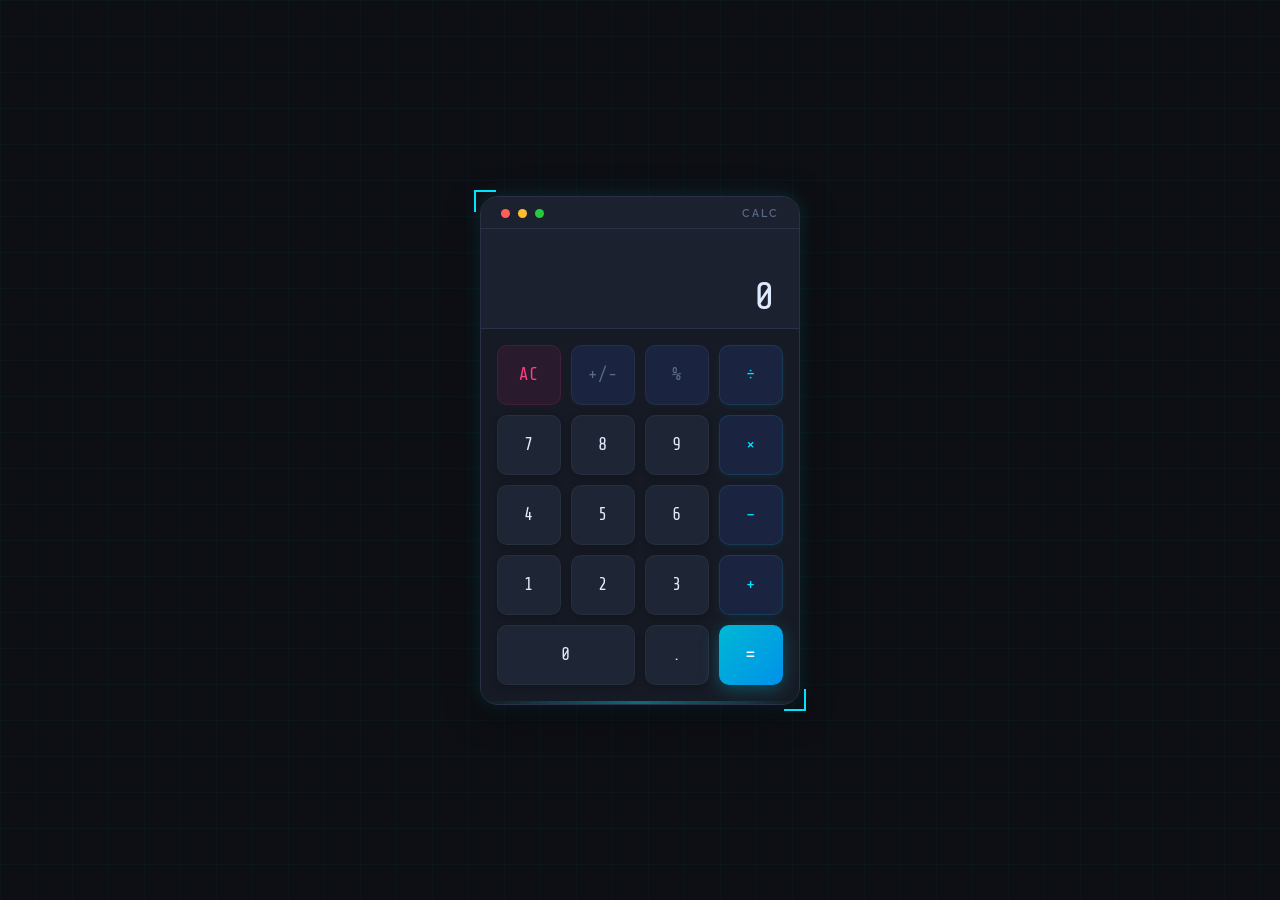
<file: day-01-calculator/index.html>
<!DOCTYPE html>
<html lang="en">

<head>
    <meta charset="UTF-8" />
    <meta name="viewport" content="width=device-width, initial-scale=1.0" />
    <title>Calculator</title>

    <link href="https://fonts.googleapis.com/css2?family=Share+Tech+Mono&family=Raleway:wght@300;600&display=swap"
        rel="stylesheet" />

    <link rel="stylesheet" href="style.css">
</head>

<body>

    <div class="calc-wrapper">
        <div class="calculator">
            <div class="calc-header">
                <div class="dot"></div>
                <div class="dot"></div>
                <div class="dot"></div>
                <span>CALC</span>
            </div>

            <div class="display">
                <div class="expression" id="expression"></div>
                <div class="result" id="result">0</div>
            </div>

            <div class="buttons">
                <button class="btn-clear" onclick="clearAll()">AC</button>
                <button class="btn-util" onclick="toggleSign()">+/-</button>
                <button class="btn-util" onclick="percent()">%</button>
                <button class="btn-op" onclick="inputOp('/')">÷</button>

                <button class="btn-num" onclick="inputNum('7')">7</button>
                <button class="btn-num" onclick="inputNum('8')">8</button>
                <button class="btn-num" onclick="inputNum('9')">9</button>
                <button class="btn-op" onclick="inputOp('*')">×</button>

                <button class="btn-num" onclick="inputNum('4')">4</button>
                <button class="btn-num" onclick="inputNum('5')">5</button>
                <button class="btn-num" onclick="inputNum('6')">6</button>
                <button class="btn-op" onclick="inputOp('-')">−</button>

                <button class="btn-num" onclick="inputNum('1')">1</button>
                <button class="btn-num" onclick="inputNum('2')">2</button>
                <button class="btn-num" onclick="inputNum('3')">3</button>
                <button class="btn-op" onclick="inputOp('+')">+</button>

                <button class="btn-num btn-zero" onclick="inputNum('0')">0</button>
                <button class="btn-num" onclick="inputDot()">.</button>
                <button class="btn-eq" onclick="calculate()">=</button>
            </div>


            <div class="calc-footer"></div>
        </div>
    </div>

    <script src="script.js"></script>
</body>

</html>
</file>
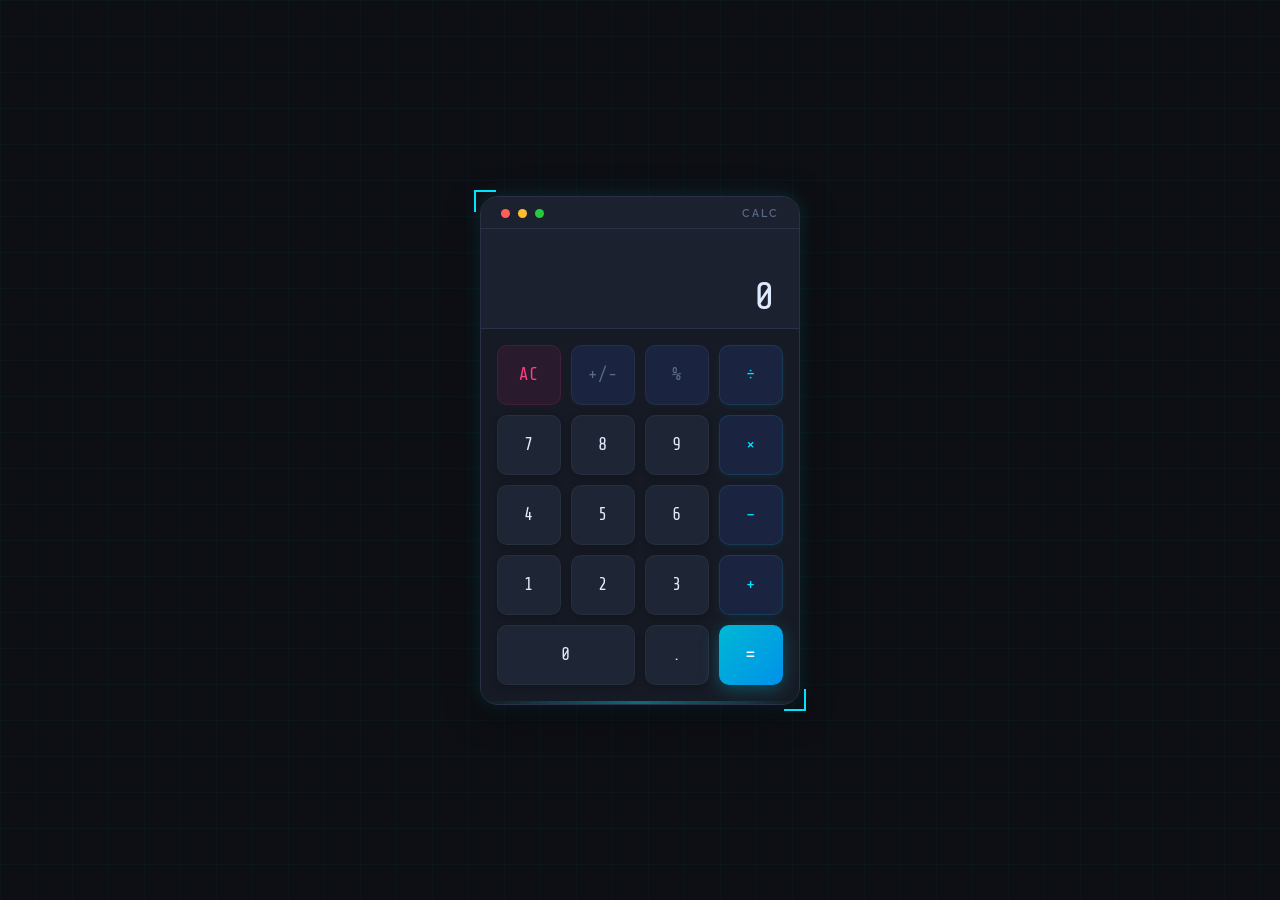
<file: day-01-contact-form/index.html>
<!DOCTYPE html>
<html lang="en">

<head>
    <meta charset="UTF-8" />
    <meta name="viewport" content="width=device-width, initial-scale=1.0" />
    <title>Calculator</title>

    <link href="https://fonts.googleapis.com/css2?family=Share+Tech+Mono&family=Raleway:wght@300;600&display=swap"
        rel="stylesheet" />

    <link rel="stylesheet" href="style.css">
</head>

<body>

    <div class="calc-wrapper">
        <div class="calculator">
            <div class="calc-header">
                <div class="dot"></div>
                <div class="dot"></div>
                <div class="dot"></div>
                <span>CALC</span>
            </div>

            <div class="display">
                <div class="expression" id="expression"></div>
                <div class="result" id="result">0</div>
            </div>

            <div class="buttons">
                <button class="btn-clear" onclick="clearAll()">AC</button>
                <button class="btn-util" onclick="toggleSign()">+/-</button>
                <button class="btn-util" onclick="percent()">%</button>
                <button class="btn-op" onclick="inputOp('/')">÷</button>

                <button class="btn-num" onclick="inputNum('7')">7</button>
                <button class="btn-num" onclick="inputNum('8')">8</button>
                <button class="btn-num" onclick="inputNum('9')">9</button>
                <button class="btn-op" onclick="inputOp('*')">×</button>

                <button class="btn-num" onclick="inputNum('4')">4</button>
                <button class="btn-num" onclick="inputNum('5')">5</button>
                <button class="btn-num" onclick="inputNum('6')">6</button>
                <button class="btn-op" onclick="inputOp('-')">−</button>

                <button class="btn-num" onclick="inputNum('1')">1</button>
                <button class="btn-num" onclick="inputNum('2')">2</button>
                <button class="btn-num" onclick="inputNum('3')">3</button>
                <button class="btn-op" onclick="inputOp('+')">+</button>

                <button class="btn-num btn-zero" onclick="inputNum('0')">0</button>
                <button class="btn-num" onclick="inputDot()">.</button>
                <button class="btn-eq" onclick="calculate()">=</button>
            </div>

            <div class="calc-footer"></div>
        </div>
    </div>

    <script src="script.js"></script>
</body>

</html>
</file>
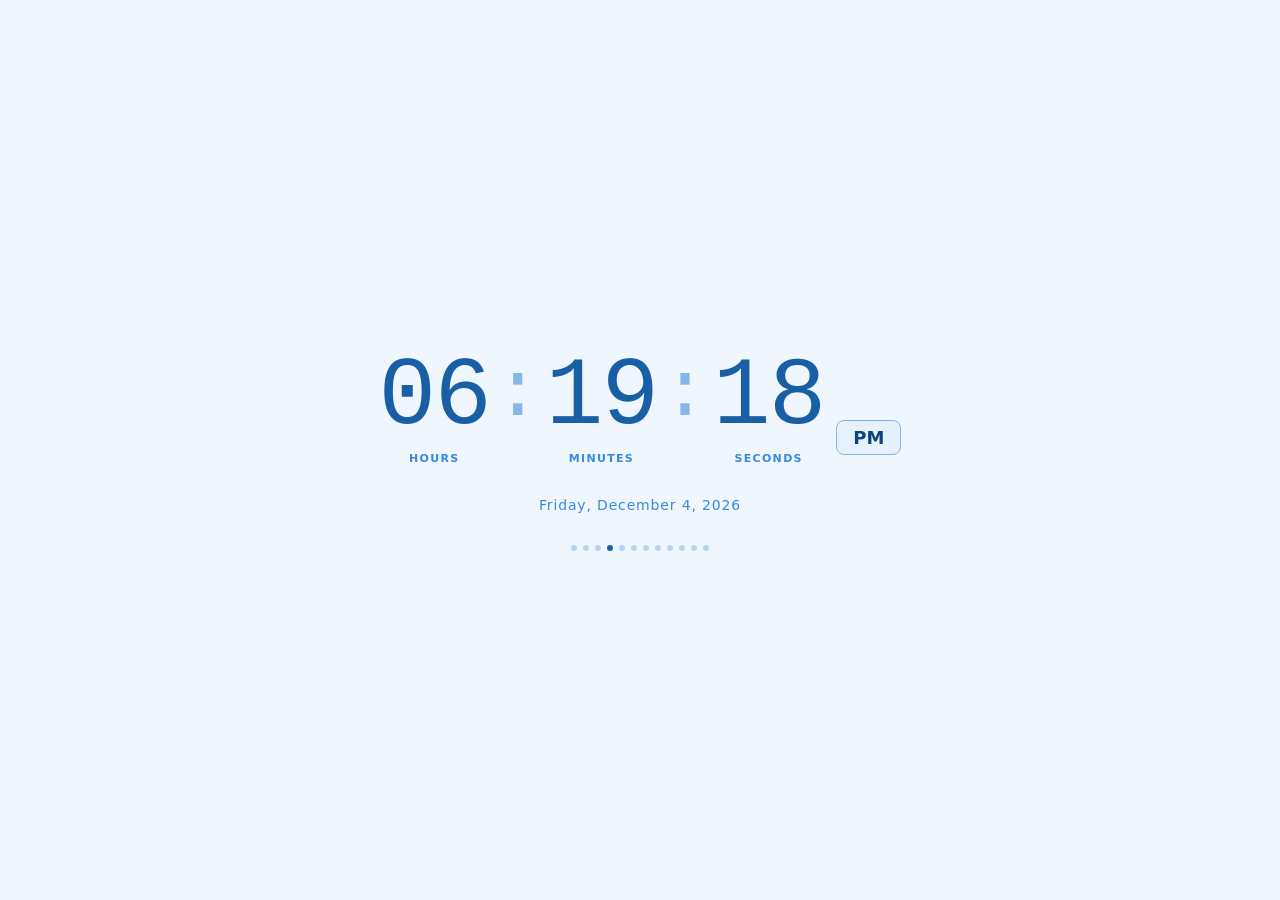
<file: day-02-digital-clock/index.html>
<!DOCTYPE html>
<html lang="en">

<head>
    <meta charset="UTF-8" />
    <meta name="viewport" content="width=device-width, initial-scale=1.0" />
    <title>Live Clock</title>
    <link rel="stylesheet" href="style.css">
</head>

<body>

    <div class="clock-wrap">
        <div class="clock-face">
            <div class="time-block">
                <span class="digit" id="hh">12</span>
                <span class="unit-label">hours</span>
            </div>

            <span class="sep" id="colon1">:</span>

            <div class="time-block">
                <span class="digit" id="mm">00</span>
                <span class="unit-label">minutes</span>
            </div>

            <span class="sep" id="colon2">:</span>

            <div class="time-block">
                <span class="digit" id="ss">00</span>
                <span class="unit-label">seconds</span>
            </div>

            <span class="ampm-badge" id="ampm">AM</span>
        </div>

        <div class="date-line" id="dateline"></div>

        <div class="tick-bar" id="ticks">
            <div class="tick"></div>
            <div class="tick"></div>
            <div class="tick"></div>
            <div class="tick"></div>
            <div class="tick"></div>
            <div class="tick"></div>
            <div class="tick"></div>
            <div class="tick"></div>
            <div class="tick"></div>
            <div class="tick"></div>
            <div class="tick"></div>
            <div class="tick"></div>
        </div>
    </div>

    <script src="script.js"></script>
</body>

</html>
</file>
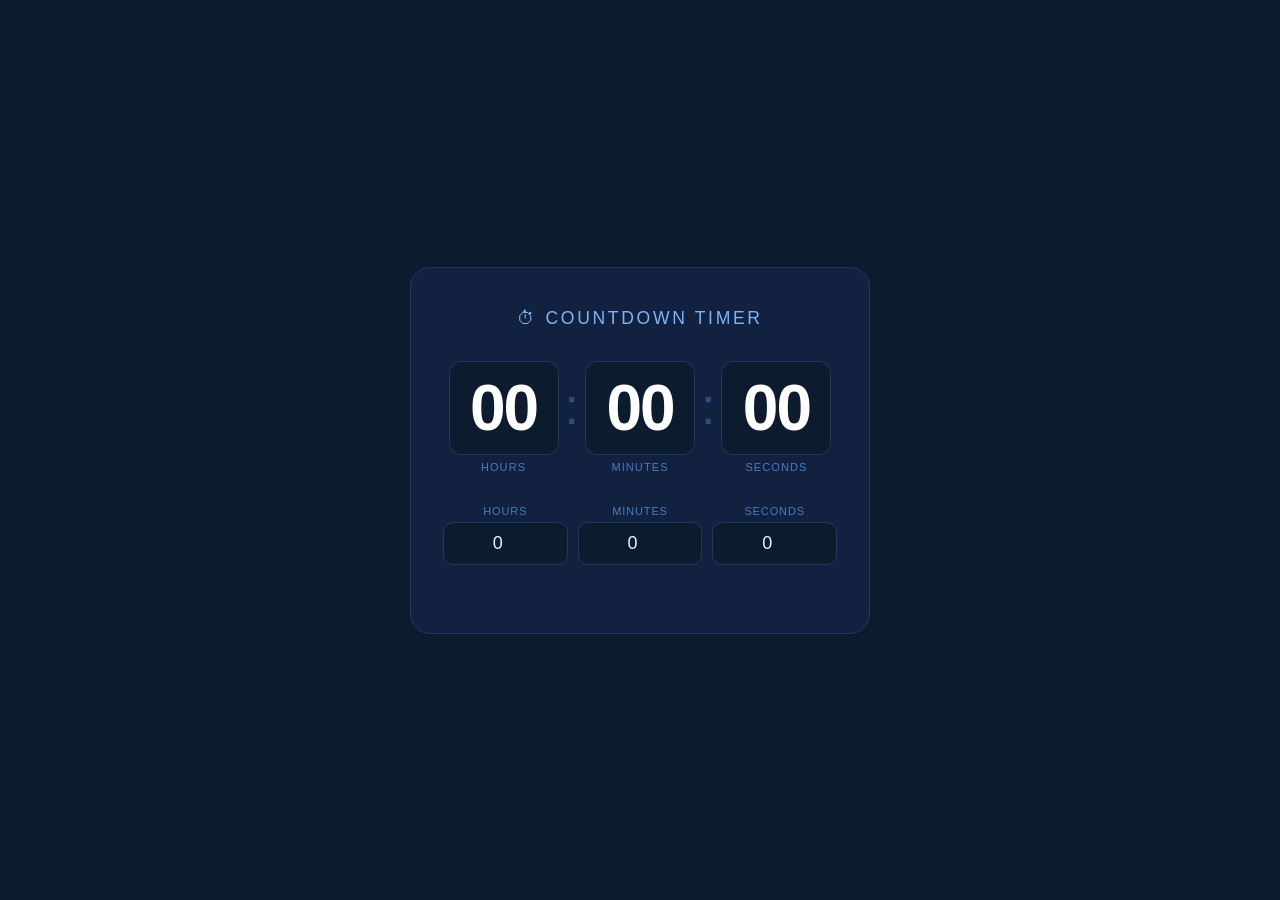
<file: day-04-countdown-timer/index.html>
<!DOCTYPE html>
<html lang="en">

<head>
    <link rel="stylesheet" href="style.css">
</head>

<body>

    <div class="card">
        <meta charset="UTF-8" />
        <meta name="viewport" content="width=device-width, initial-scale=1.0" />
        <title>Countdown Timer</title>
        <h1>&#x23F1; Countdown Timer</h1>

        <div id="doneBanner">&#x1F514; Time&rsquo;s up!</div>

        <div class="display">
            <div class="digit-block">
                <div class="digit" id="dispH">00</div>
                <div class="digit-label">Hours</div>
            </div>
            <div class="sep">:</div>
            <div class="digit-block">
                <div class="digit" id="dispM">00</div>
                <div class="digit-label">Minutes</div>
            </div>
            <div class="sep">:</div>
            <div class="digit-block">
                <div class="digit" id="dispS">00</div>
                <div class="digit-label">Seconds</div>
            </div>
        </div>

        <div class="inputs">
            <div class="input-group">
                <label for="inputH">Hours</label>
                <input type="number" id="inputH" min="0" max="99" value="0" placeholder="0" />
            </div>
            <div class="input-group">
                <label for="inputM">Minutes</label>
                <input type="number" id="inputM" min="0" max="59" value="0" placeholder="0" />
            </div>
            <div class="input-group">
                <label for="inputS">Seconds</label>
                <input type="number" id="inputS" min="0" max="59" value="0" placeholder="0" />
            </div>
        </div>



        <script src="script.js"></script>

</body>

</html>
</file>
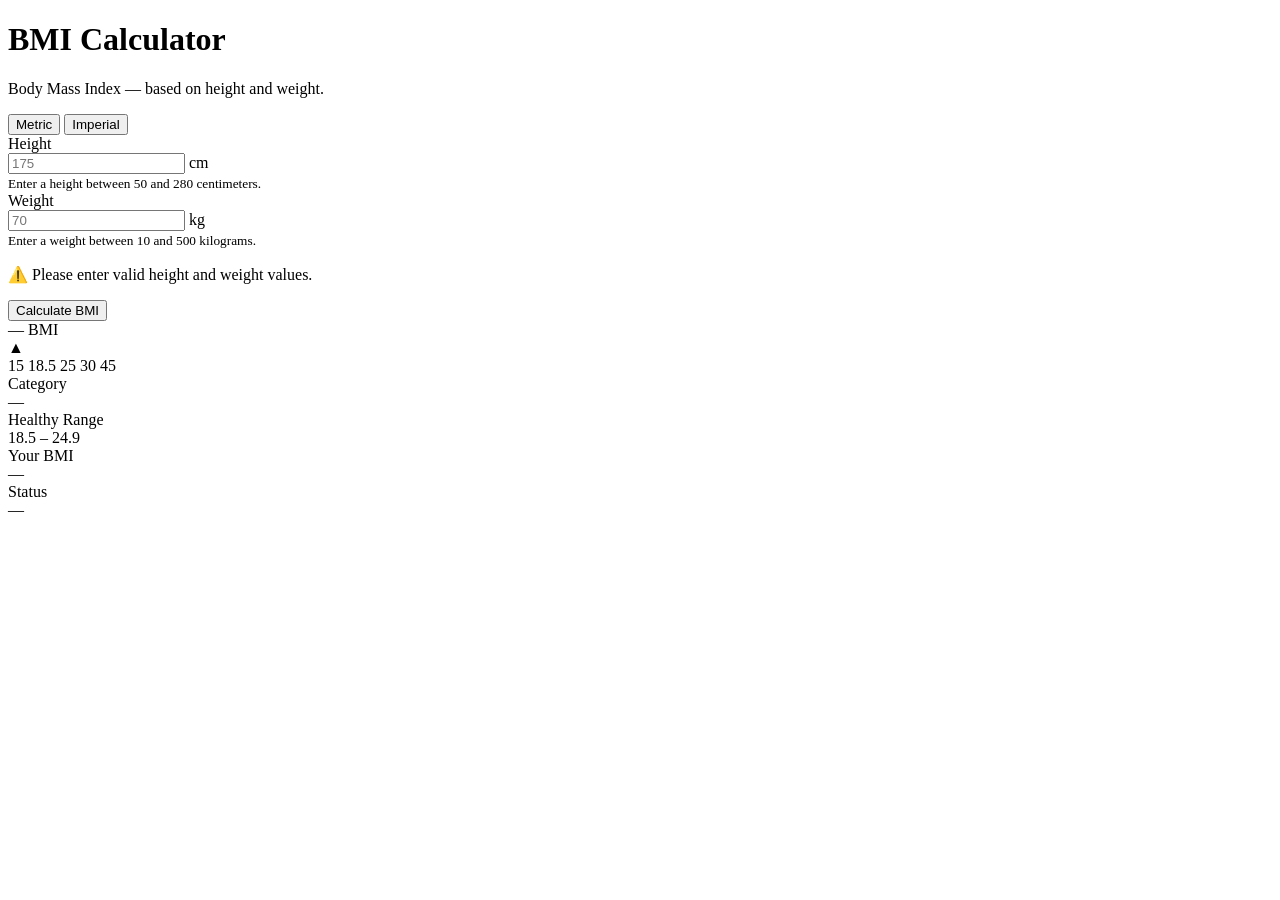
<file: day-05-bmi-calculator/index.html>
<!DOCTYPE html>
<html lang="en">

<head>
    <meta charset="UTF-8" />
    <meta name="viewport" content="width=device-width, initial-scale=1.0" />
    <meta name="description" content="Calculate your body mass index with metric or imperial measurements." />
    <title>BMI Calculator</title>
</head>

<body>
    <main class="card">
        <header>
            <h1>BMI Calculator</h1>
            <p class="subtitle">Body Mass Index — based on height and weight.</p>
        </header>

        <div class="unit-toggle" role="group" aria-label="Measurement units">
            <button class="unit-btn active" id="btn-metric" type="button" aria-pressed="true">Metric</button>
            <button class="unit-btn" id="btn-imperial" type="button" aria-pressed="false">Imperial</button>
        </div>

        <form class="fields" id="bmi-form" aria-describedby="err-msg">
            <!-- Metric Height -->
            <div class="field" id="field-height-metric">
                <label for="height-cm">Height</label>
                <div class="input-row">
                    <input type="number" id="height-cm" name="height-cm" placeholder="175" min="50" max="280" step="any"
                        aria-describedby="height-cm-help" />
                    <span class="unit-label">cm</span>
                </div>
                <small id="height-cm-help" class="sr-only">Enter a height between 50 and 280 centimeters.</small>
            </div>

            <!-- Imperial Height -->
            <div class="field" id="field-height-imperial" style="display:none">
                <label for="height-ft">Height</label>
                <div class="input-row">
                    <input type="number" id="height-ft" name="height-ft" class="small" placeholder="5" min="1" max="9" step="any"
                        aria-describedby="height-ft-help" />
                    <span class="unit-label">ft</span>
                    <input type="number" id="height-in" name="height-in" class="small" placeholder="9" min="0" max="11" step="any"
                        aria-describedby="height-in-help" />
                    <span class="unit-label">in</span>
                </div>
                <small id="height-ft-help" class="sr-only">Enter feet between 1 and 9.</small>
                <small id="height-in-help" class="sr-only">Enter inches between 0 and 11.</small>
            </div>

            <!-- Metric Weight -->
            <div class="field" id="field-weight-metric">
                <label for="weight-kg">Weight</label>
                <div class="input-row">
                    <input type="number" id="weight-kg" name="weight-kg" placeholder="70" min="10" max="500" step="any"
                        aria-describedby="weight-kg-help" />
                    <span class="unit-label">kg</span>
                </div>
                <small id="weight-kg-help" class="sr-only">Enter a weight between 10 and 500 kilograms.</small>
            </div>

            <!-- Imperial Weight -->
            <div class="field" id="field-weight-imperial" style="display:none">
                <label for="weight-lbs">Weight</label>
                <div class="input-row">
                    <input type="number" id="weight-lbs" name="weight-lbs" placeholder="154" min="22" max="1100" step="any"
                        aria-describedby="weight-lbs-help" />
                    <span class="unit-label">lbs</span>
                </div>
                <small id="weight-lbs-help" class="sr-only">Enter a weight between 22 and 1100 pounds.</small>
            </div>
        </form>

        <p class="error" id="err-msg" role="alert">⚠️ Please enter valid height and weight values.</p>

        <button class="calc-btn" type="submit" form="bmi-form">Calculate BMI</button>

        <section class="result-card" id="result-card" aria-labelledby="bmi-cat">
            <div class="bmi-row">
                <span class="bmi-number" id="bmi-val">—</span>
                <span class="bmi-unit">BMI</span>
            </div>
            <div class="bmi-category" id="bmi-cat"></div>

            <!-- Gauge -->
            <div>
                <div class="gauge-track">
                    <div class="gauge-seg" style="background:#6ea8d8; flex:2"></div>
                    <div class="gauge-seg" style="background:#4ade80; flex:2.5"></div>
                    <div class="gauge-seg" style="background:#facc15; flex:2.5"></div>
                    <div class="gauge-seg" style="background:#f87171; flex:3"></div>
                </div>
                <div class="marker-row">
                    <span class="bmi-marker" id="bmi-marker">▲</span>
                </div>
                <div class="gauge-labels">
                    <span class="gauge-label">15</span>
                    <span class="gauge-label">18.5</span>
                    <span class="gauge-label">25</span>
                    <span class="gauge-label">30</span>
                    <span class="gauge-label">45</span>
                </div>
            </div>

            <!-- Detail Cards -->
            <div class="detail-grid">
                <div class="detail-box">
                    <div class="dlabel">Category</div>
                    <div class="dval" id="d-cat">—</div>
                </div>
                <div class="detail-box">
                    <div class="dlabel">Healthy Range</div>
                    <div class="dval">18.5 – 24.9</div>
                </div>
                <div class="detail-box">
                    <div class="dlabel">Your BMI</div>
                    <div class="dval" id="d-bmi">—</div>
                </div>
                <div class="detail-box">
                    <div class="dlabel">Status</div>
                    <div class="dval" id="d-status">—</div>
                </div>
            </div>
        </section>
    </main>
    <script src="script.js"></script>
</body>

</html>
</file>
<file: day-01-calculator/style.css>
*,
*::before,
*::after {
    box-sizing: border-box;
    margin: 0;
    padding: 0;
}

:root {
    --bg: #0d0f14;
    --surface: #161a24;
    --panel: #1c2130;
    --border: #2a3045;
    --accent: #00e5ff;
    --accent2: #ff4081;
    --text: #e0eaff;
    --muted: #5a6a8a;
    --btn-num: #1e2535;
    --btn-op: #1a2340;
    --btn-eq: #00b8d4;
    --btn-clear: #2a1a2e;
    --shadow: 0 8px 32px rgba(0, 0, 0, 0.5);
    --glow: 0 0 18px rgba(0, 229, 255, 0.18);
}

body {
    min-height: 100vh;
    background: var(--bg);
    display: flex;
    align-items: center;
    justify-content: center;
    font-family: 'Raleway', sans-serif;
    overflow: hidden;
}

/* Subtle grid background */
body::before {
    content: '';
    position: fixed;
    inset: 0;
    background-image:
        linear-gradient(rgba(0, 229, 255, 0.03) 1px, transparent 1px),
        linear-gradient(90deg, rgba(0, 229, 255, 0.03) 1px, transparent 1px);
    background-size: 36px 36px;
    pointer-events: none;
}

.calc-wrapper {
    position: relative;
    animation: floatIn 0.7s cubic-bezier(.22, 1, .36, 1) both;
}

@keyframes floatIn {
    from {
        opacity: 0;
        transform: translateY(40px) scale(0.96);
    }

    to {
        opacity: 1;
        transform: translateY(0) scale(1);
    }
}

/* Decorative corner accents */
.calc-wrapper::before,
.calc-wrapper::after {
    content: '';
    position: absolute;
    width: 22px;
    height: 22px;
    border-color: var(--accent);
    border-style: solid;
    border-width: 0;
    z-index: 10;
}

.calc-wrapper::before {
    top: -6px;
    left: -6px;
    border-top-width: 2px;
    border-left-width: 2px;
}

.calc-wrapper::after {
    bottom: -6px;
    right: -6px;
    border-bottom-width: 2px;
    border-right-width: 2px;
}

.calculator {
    width: 320px;
    background: var(--surface);
    border: 1px solid var(--border);
    border-radius: 18px;
    box-shadow: var(--shadow), var(--glow);
    overflow: hidden;
    position: relative;
}

/* Header bar */
.calc-header {
    background: var(--panel);
    border-bottom: 1px solid var(--border);
    padding: 10px 20px 8px;
    display: flex;
    align-items: center;
    gap: 8px;
}

.dot {
    width: 9px;
    height: 9px;
    border-radius: 50%;
}

.dot:nth-child(1) {
    background: #ff5f57;
}

.dot:nth-child(2) {
    background: #febc2e;
}

.dot:nth-child(3) {
    background: #28c840;
}

.calc-header span {
    margin-left: auto;
    font-size: 11px;
    color: var(--muted);
    letter-spacing: 2px;
    text-transform: uppercase;
    font-weight: 600;
}

/* Display */
.display {
    padding: 20px 22px 12px;
    background: var(--panel);
    border-bottom: 1px solid var(--border);
    min-height: 100px;
    display: flex;
    flex-direction: column;
    justify-content: flex-end;
    align-items: flex-end;
    gap: 4px;
}

.expression {
    font-family: 'Share Tech Mono', monospace;
    font-size: 13px;
    color: var(--muted);
    min-height: 18px;
    word-break: break-all;
    text-align: right;
    letter-spacing: 1px;
    transition: color 0.2s;
}

.result {
    font-family: 'Share Tech Mono', monospace;
    font-size: 38px;
    color: var(--text);
    letter-spacing: 2px;
    line-height: 1;
    transition: all 0.15s;
    word-break: break-all;
    text-align: right;
}

.result.flash {
    color: var(--accent);
}

/* Buttons grid */
.buttons {
    display: grid;
    grid-template-columns: repeat(4, 1fr);
    gap: 10px;
    padding: 16px;
    background: var(--surface);
}

button {
    border: none;
    border-radius: 10px;
    font-family: 'Share Tech Mono', monospace;
    font-size: 17px;
    cursor: pointer;
    height: 60px;
    position: relative;
    overflow: hidden;
    transition: transform 0.1s, box-shadow 0.15s, background 0.15s;
    outline: none;
    letter-spacing: 1px;
}

/* Ripple effect */
button::after {
    content: '';
    position: absolute;
    inset: 0;
    background: radial-gradient(circle at var(--rx, 50%) var(--ry, 50%), rgba(255, 255, 255, 0.18) 0%, transparent 70%);
    opacity: 0;
    transition: opacity 0.3s;
}

button.ripple::after {
    opacity: 1;
}

button:active {
    transform: scale(0.93);
}

/* Number buttons */
.btn-num {
    background: var(--btn-num);
    color: var(--text);
    border: 1px solid rgba(255, 255, 255, 0.04);
    box-shadow: 0 2px 8px rgba(0, 0, 0, 0.25);
}

.btn-num:hover {
    background: #252d40;
    box-shadow: 0 4px 14px rgba(0, 0, 0, 0.3);
}

/* Operator buttons */
.btn-op {
    background: var(--btn-op);
    color: var(--accent);
    border: 1px solid rgba(0, 229, 255, 0.12);
    box-shadow: 0 2px 8px rgba(0, 229, 255, 0.06);
}

.btn-op:hover {
    background: #1e2a4a;
    box-shadow: 0 0 12px rgba(0, 229, 255, 0.15);
}

/* Clear/special */
.btn-clear {
    background: var(--btn-clear);
    color: var(--accent2);
    border: 1px solid rgba(255, 64, 129, 0.12);
}

.btn-clear:hover {
    background: #331226;
    box-shadow: 0 0 12px rgba(255, 64, 129, 0.15);
}

/* Equals */
.btn-eq {
    background: linear-gradient(135deg, #00b8d4, #0091ea);
    color: #fff;
    border: none;
    box-shadow: 0 4px 18px rgba(0, 184, 212, 0.35);
    font-size: 20px;
}

.btn-eq:hover {
    background: linear-gradient(135deg, #00e5ff, #00b0ff);
    box-shadow: 0 0 22px rgba(0, 229, 255, 0.45);
}

/* Special span */
.btn-zero {
    grid-column: span 2;
}

/* Percent / backspace */
.btn-util {
    background: var(--btn-op);
    color: var(--muted);
    border: 1px solid rgba(255, 255, 255, 0.05);
}

.btn-util:hover {
    color: var(--text);
    background: #1e2a4a;
}

/* Accent line at bottom */
.calc-footer {
    height: 3px;
    background: linear-gradient(90deg, transparent, var(--accent), transparent);
    opacity: 0.4;
}
</file>
<file: day-01-contact-form/style.css>
*,
*::before,
*::after {
    box-sizing: border-box;
    margin: 0;
    padding: 0;
}

:root {
    --bg: #0d0f14;
    --surface: #161a24;
    --panel: #1c2130;
    --border: #2a3045;
    --accent: #00e5ff;
    --accent2: #ff4081;
    --text: #e0eaff;
    --muted: #5a6a8a;
    --btn-num: #1e2535;
    --btn-op: #1a2340;
    --btn-eq: #00b8d4;
    --btn-clear: #2a1a2e;
    --shadow: 0 8px 32px rgba(0, 0, 0, 0.5);
    --glow: 0 0 18px rgba(0, 229, 255, 0.18);
}

body {
    min-height: 100vh;
    background: var(--bg);
    display: flex;
    align-items: center;
    justify-content: center;
    font-family: 'Raleway', sans-serif;
    overflow: hidden;
}

/* Subtle grid background */
body::before {
    content: '';
    position: fixed;
    inset: 0;
    background-image:
        linear-gradient(rgba(0, 229, 255, 0.03) 1px, transparent 1px),
        linear-gradient(90deg, rgba(0, 229, 255, 0.03) 1px, transparent 1px);
    background-size: 36px 36px;
    pointer-events: none;
}

.calc-wrapper {
    position: relative;
    animation: floatIn 0.7s cubic-bezier(.22, 1, .36, 1) both;
}

@keyframes floatIn {
    from {
        opacity: 0;
        transform: translateY(40px) scale(0.96);
    }

    to {
        opacity: 1;
        transform: translateY(0) scale(1);
    }
}

/* Decorative corner accents */
.calc-wrapper::before,
.calc-wrapper::after {
    content: '';
    position: absolute;
    width: 22px;
    height: 22px;
    border-color: var(--accent);
    border-style: solid;
    border-width: 0;
    z-index: 10;
}

.calc-wrapper::before {
    top: -6px;
    left: -6px;
    border-top-width: 2px;
    border-left-width: 2px;
}

.calc-wrapper::after {
    bottom: -6px;
    right: -6px;
    border-bottom-width: 2px;
    border-right-width: 2px;
}

.calculator {
    width: 320px;
    background: var(--surface);
    border: 1px solid var(--border);
    border-radius: 18px;
    box-shadow: var(--shadow), var(--glow);
    overflow: hidden;
    position: relative;
}

/* Header bar */
.calc-header {
    background: var(--panel);
    border-bottom: 1px solid var(--border);
    padding: 10px 20px 8px;
    display: flex;
    align-items: center;
    gap: 8px;
}

.dot {
    width: 9px;
    height: 9px;
    border-radius: 50%;
}

.dot:nth-child(1) {
    background: #ff5f57;
}

.dot:nth-child(2) {
    background: #febc2e;
}

.dot:nth-child(3) {
    background: #28c840;
}

.calc-header span {
    margin-left: auto;
    font-size: 11px;
    color: var(--muted);
    letter-spacing: 2px;
    text-transform: uppercase;
    font-weight: 600;
}

/* Display */
.display {
    padding: 20px 22px 12px;
    background: var(--panel);
    border-bottom: 1px solid var(--border);
    min-height: 100px;
    display: flex;
    flex-direction: column;
    justify-content: flex-end;
    align-items: flex-end;
    gap: 4px;
}

.expression {
    font-family: 'Share Tech Mono', monospace;
    font-size: 13px;
    color: var(--muted);
    min-height: 18px;
    word-break: break-all;
    text-align: right;
    letter-spacing: 1px;
    transition: color 0.2s;
}

.result {
    font-family: 'Share Tech Mono', monospace;
    font-size: 38px;
    color: var(--text);
    letter-spacing: 2px;
    line-height: 1;
    transition: all 0.15s;
    word-break: break-all;
    text-align: right;
}

.result.flash {
    color: var(--accent);
}

/* Buttons grid */
.buttons {
    display: grid;
    grid-template-columns: repeat(4, 1fr);
    gap: 10px;
    padding: 16px;
    background: var(--surface);
}

button {
    border: none;
    border-radius: 10px;
    font-family: 'Share Tech Mono', monospace;
    font-size: 17px;
    cursor: pointer;
    height: 60px;
    position: relative;
    overflow: hidden;
    transition: transform 0.1s, box-shadow 0.15s, background 0.15s;
    outline: none;
    letter-spacing: 1px;
}

/* Ripple effect */
button::after {
    content: '';
    position: absolute;
    inset: 0;
    background: radial-gradient(circle at var(--rx, 50%) var(--ry, 50%), rgba(255, 255, 255, 0.18) 0%, transparent 70%);
    opacity: 0;
    transition: opacity 0.3s;
}

button.ripple::after {
    opacity: 1;
}

button:active {
    transform: scale(0.93);
}

/* Number buttons */
.btn-num {
    background: var(--btn-num);
    color: var(--text);
    border: 1px solid rgba(255, 255, 255, 0.04);
    box-shadow: 0 2px 8px rgba(0, 0, 0, 0.25);
}

.btn-num:hover {
    background: #252d40;
    box-shadow: 0 4px 14px rgba(0, 0, 0, 0.3);
}

/* Operator buttons */
.btn-op {
    background: var(--btn-op);
    color: var(--accent);
    border: 1px solid rgba(0, 229, 255, 0.12);
    box-shadow: 0 2px 8px rgba(0, 229, 255, 0.06);
}

.btn-op:hover {
    background: #1e2a4a;
    box-shadow: 0 0 12px rgba(0, 229, 255, 0.15);
}

/* Clear/special */
.btn-clear {
    background: var(--btn-clear);
    color: var(--accent2);
    border: 1px solid rgba(255, 64, 129, 0.12);
}

.btn-clear:hover {
    background: #331226;
    box-shadow: 0 0 12px rgba(255, 64, 129, 0.15);
}

/* Equals */
.btn-eq {
    background: linear-gradient(135deg, #00b8d4, #0091ea);
    color: #fff;
    border: none;
    box-shadow: 0 4px 18px rgba(0, 184, 212, 0.35);
    font-size: 20px;
}

.btn-eq:hover {
    background: linear-gradient(135deg, #00e5ff, #00b0ff);
    box-shadow: 0 0 22px rgba(0, 229, 255, 0.45);
}

/* Special span */
.btn-zero {
    grid-column: span 2;
}

/* Percent / backspace */
.btn-util {
    background: var(--btn-op);
    color: var(--muted);
    border: 1px solid rgba(255, 255, 255, 0.05);
}

.btn-util:hover {
    color: var(--text);
    background: #1e2a4a;
}

/* Accent line at bottom */
.calc-footer {
    height: 3px;
    background: linear-gradient(90deg, transparent, var(--accent), transparent);
    opacity: 0.4;
}
</file>
<file: day-02-digital-clock/style.css>
* {
    box-sizing: border-box;
    margin: 0;
    padding: 0;
}

body {
    min-height: 100vh;
    display: flex;
    align-items: center;
    justify-content: center;
    background: #f0f6fd;
    font-family: 'Segoe UI', system-ui, sans-serif;
}

.clock-wrap {
    display: flex;
    flex-direction: column;
    align-items: center;
    gap: 2rem;
    padding: 3rem 2rem;
}

.clock-face {
    display: flex;
    align-items: center;
}

.time-block {
    display: flex;
    flex-direction: column;
    align-items: center;
}

.digit {
    font-size: clamp(56px, 12vw, 96px);
    font-weight: 500;
    font-family: 'Courier New', monospace;
    color: #185FA5;
    letter-spacing: -2px;
    line-height: 1;
}

.sep {
    font-size: clamp(48px, 10vw, 80px);
    font-weight: 400;
    font-family: 'Courier New', monospace;
    color: #85B7EB;
    line-height: 1;
    padding: 0 4px;
    align-self: flex-start;
    margin-top: 4px;
    transition: opacity 0.1s;
}

.unit-label {
    font-size: 11px;
    font-weight: 600;
    color: #378ADD;
    letter-spacing: 0.12em;
    text-transform: uppercase;
    margin-top: 6px;
}

.ampm-badge {
    font-size: 18px;
    font-weight: 600;
    color: #0C447C;
    background: #E6F1FB;
    border: 1px solid #85B7EB;
    border-radius: 8px;
    padding: 6px 16px;
    align-self: flex-end;
    margin-bottom: 10px;
    margin-left: 12px;
}

.date-line {
    font-size: 14px;
    color: #378ADD;
    letter-spacing: 0.06em;
}

.tick-bar {
    display: flex;
    gap: 6px;
    align-items: center;
}

.tick {
    width: 6px;
    height: 6px;
    border-radius: 50%;
    background: #B5D4F4;
    transition: background 0.15s;
}

.tick.active {
    background: #185FA5;
}

@media (prefers-color-scheme: dark) {
    body {
        background: #042C53;
    }

    .digit {
        color: #85B7EB;
    }

    .sep {
        color: #378ADD;
    }

    .unit-label {
        color: #B5D4F4;
    }

    .ampm-badge {
        color: #B5D4F4;
        background: #0C447C;
        border-color: #185FA5;
    }

    .date-line {
        color: #85B7EB;
    }

    .tick {
        background: #185FA5;
    }

    .tick.active {
        background: #85B7EB;
    }
}
</file>
<file: day-04-countdown-timer/style.css>
*,
 *::before,
 *::after {
     box-sizing: border-box;
     margin: 0;
     padding: 0;
 }

 body {
     font-family: -apple-system, BlinkMacSystemFont, 'Segoe UI', sans-serif;
     background: #0d1b2e;
     color: #e8f0fe;
     min-height: 100vh;
     display: flex;
     align-items: center;
     justify-content: center;
     padding: 1rem;
 }

 .card {
     background: #122140;
     border: 1px solid #1e3a5f;
     border-radius: 20px;
     padding: 2.5rem 2rem;
     width: 100%;
     max-width: 460px;
     text-align: center;
 }

 h1 {
     font-size: 1.1rem;
     font-weight: 500;
     letter-spacing: 0.15em;
     text-transform: uppercase;
     color: #7eb3f5;
     margin-bottom: 2rem;
 }

 /* Display */
 .display {
     display: flex;
     align-items: center;
     justify-content: center;
     gap: 6px;
     margin-bottom: 2rem;
 }

 .digit-block {
     display: flex;
     flex-direction: column;
     align-items: center;
     gap: 6px;
 }

 .digit {
     background: #0d1b2e;
     border: 1px solid #1e3a5f;
     border-radius: 12px;
     width: 110px;
     padding: 14px 8px;
     font-size: 64px;
     font-weight: 600;
     font-variant-numeric: tabular-nums;
     line-height: 1;
     color: #ffffff;
     letter-spacing: -2px;
 }

 .digit-label {
     font-size: 11px;
     letter-spacing: 0.1em;
     text-transform: uppercase;
     color: #4a7bbf;
 }

 .sep {
     font-size: 52px;
     font-weight: 300;
     color: #2a5080;
     padding-bottom: 22px;
     line-height: 1;
 }

 /* Inputs */
 .inputs {
     display: grid;
     grid-template-columns: 1fr 1fr 1fr;
     gap: 10px;
     margin-bottom: 1.75rem;
 }

 .input-group {
     display: flex;
     flex-direction: column;
     gap: 5px;
 }

 .input-group label {
     font-size: 11px;
     letter-spacing: 0.08em;
     text-transform: uppercase;
     color: #4a7bbf;
 }

 .input-group input {
     background: #0d1b2e;
     border: 1px solid #1e3a5f;
     border-radius: 10px;
     color: #e8f0fe;
     font-size: 18px;
     font-weight: 500;
     text-align: center;
     padding: 10px 6px;
     width: 100%;
     outline: none;
     transition: border-color 0.2s;
 }

 .input-group input:focus {
     border-color: #3a7bd5;
 }

 .input-group input:disabled {
     opacity: 0.45;
     cursor: not-allowed;
 }

 /* Buttons */
 .buttons {
     display: flex;
     gap: 10px;
     justify-content: center;
     margin-bottom: 1.5rem;
 }

 button {
     flex: 1;
     max-width: 130px;
     padding: 12px 10px;
     border-radius: 10px;
     border: 1px solid;
     font-size: 14px;
     font-weight: 500;
     cursor: pointer;
     display: inline-flex;
     align-items: center;
     justify-content: center;
     gap: 6px;
     transition: opacity 0.15s, transform 0.1s;
 }

 button:active {
     transform: scale(0.97);
 }

 button:disabled {
     opacity: 0.35;
     cursor: not-allowed;
 }

 #btnStart {
     background: #1a6fc4;
     border-color: #1a6fc4;
     color: #fff;
 }

 #btnStart:not(:disabled):hover {
     background: #1560ae;
     border-color: #1560ae;
 }

 #btnPause {
     background: transparent;
     border-color: #1e3a5f;
     color: #7eb3f5;
 }

 #btnPause:not(:disabled):hover {
     background: #1a2f4a;
 }

 #btnReset {
     background: transparent;
     border-color: #1e3a5f;
     color: #7eb3f5;
 }

 #btnReset:hover {
     background: #1a2f4a;
 }

 /* Alarm toggle */
 .alarm-row {
     display: flex;
     align-items: center;
     justify-content: center;
     gap: 8px;
     font-size: 13px;
     color: #4a7bbf;
     margin-bottom: 1rem;
 }

 .alarm-row input[type="checkbox"] {
     width: 15px;
     height: 15px;
     accent-color: #1a6fc4;
     cursor: pointer;
 }

 .alarm-row label {
     cursor: pointer;
 }

 /* Done banner */
 #doneBanner {
     display: none;
     background: #0c2e1a;
     border: 1px solid #1a5c33;
     border-radius: 10px;
     color: #4ade80;
     font-size: 14px;
     font-weight: 500;
     padding: 10px 16px;
     align-items: center;
     justify-content: center;
     gap: 6px;
 }

 /* Responsive */
 @media (max-width: 400px) {
     .digit {
         width: 82px;
         font-size: 48px;
     }

     .sep {
         font-size: 40px;
     }
 }
</file>
